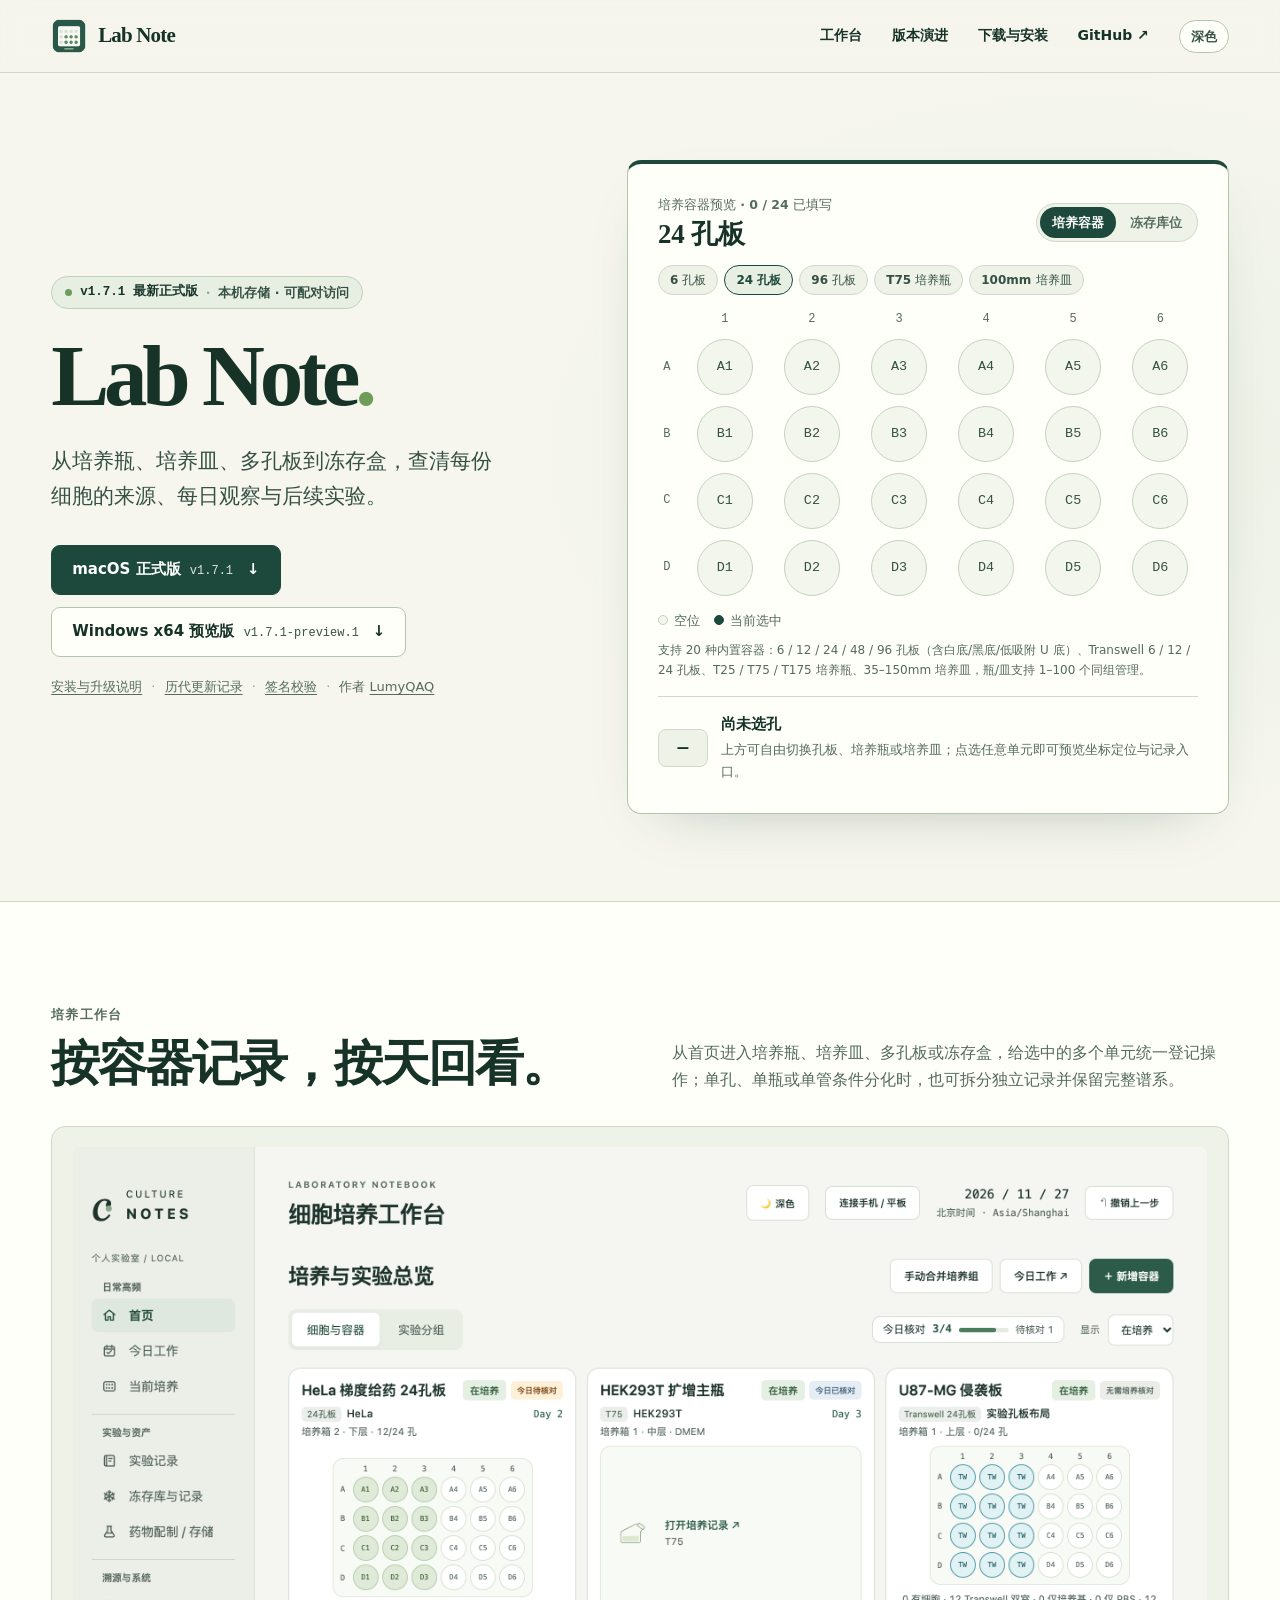
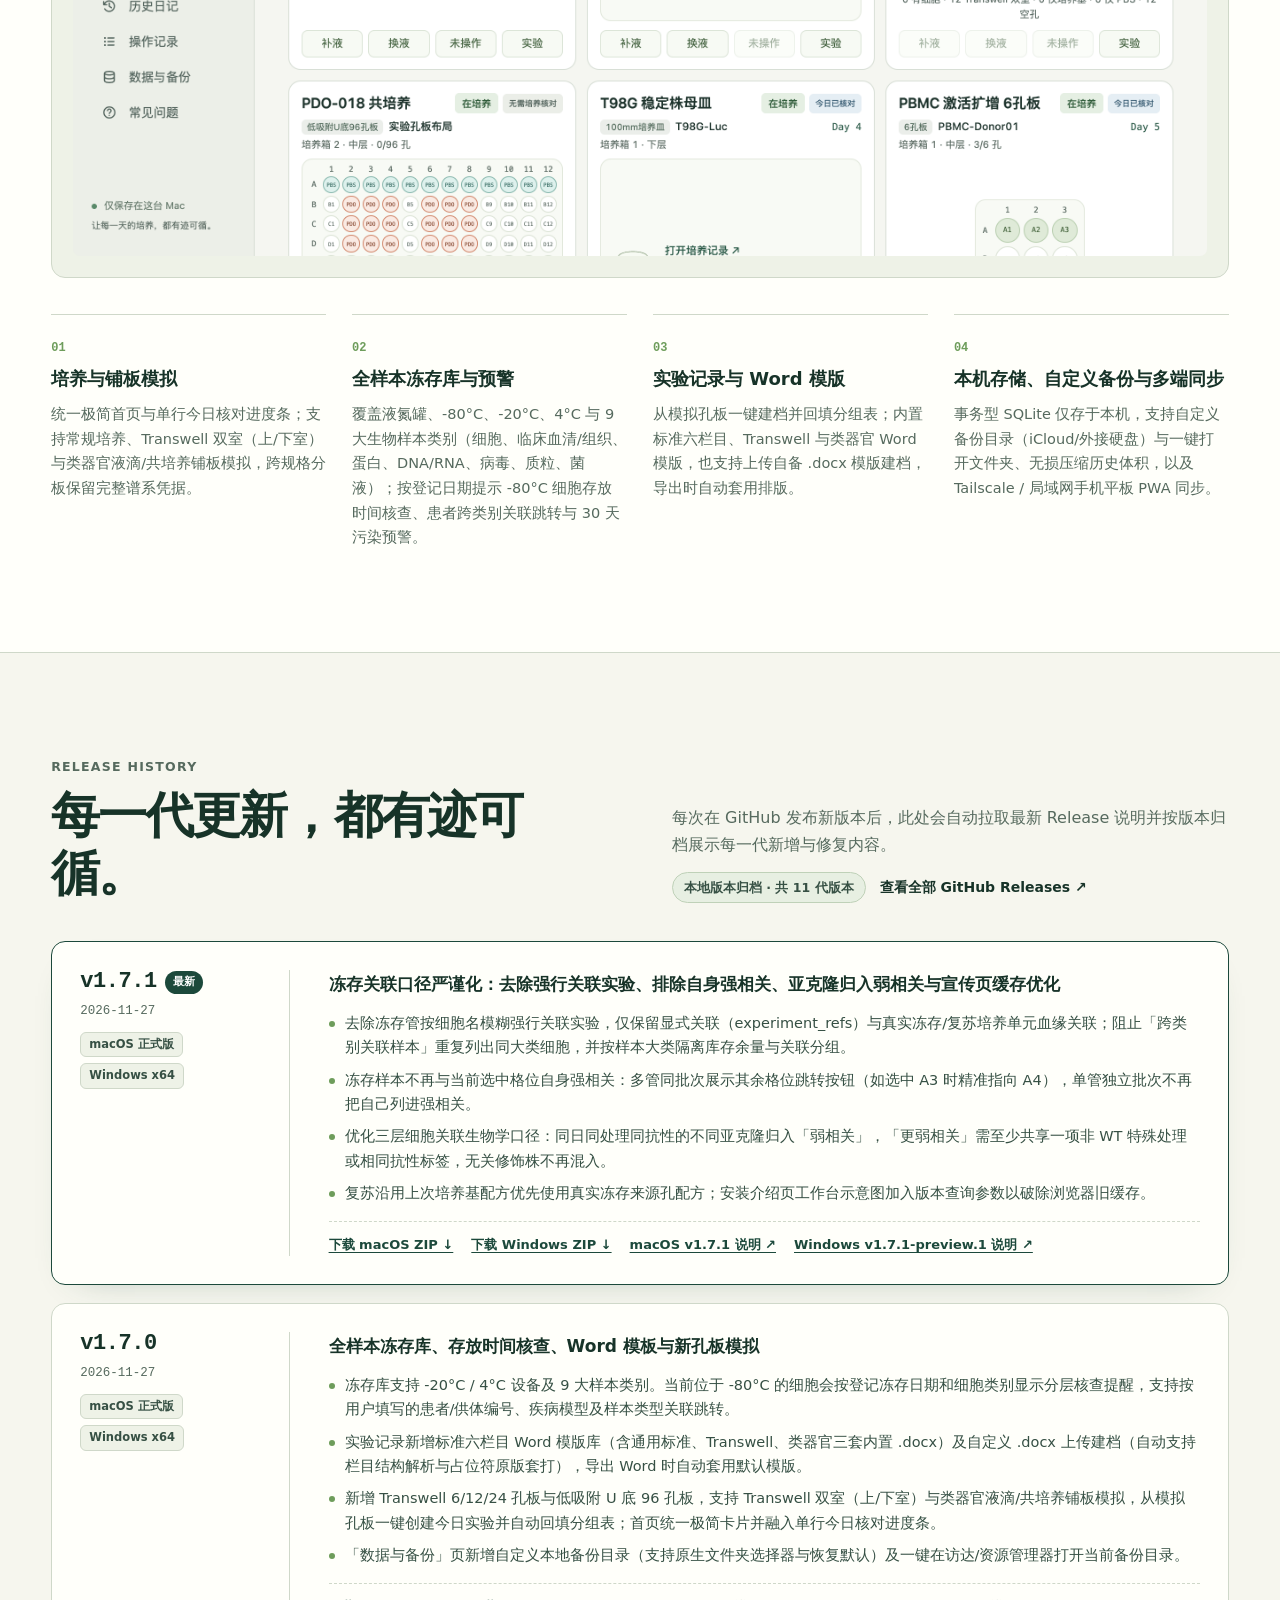
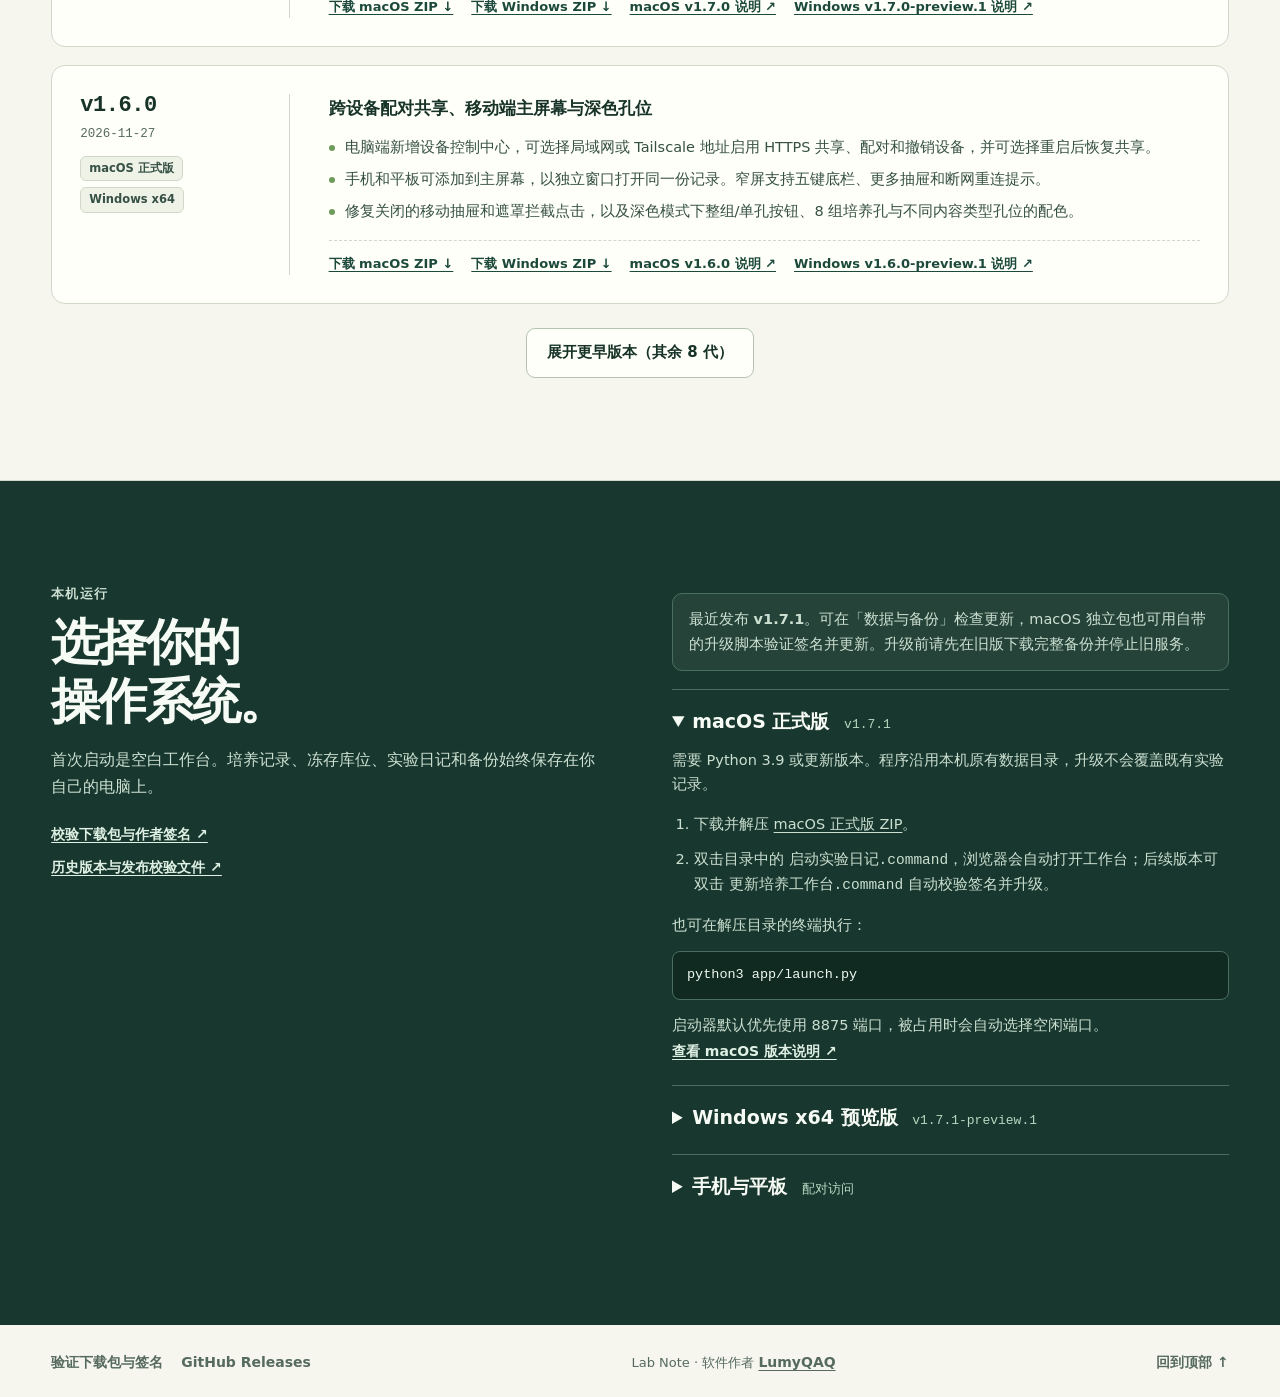
<file: docs/index.html>
<!doctype html>
<html lang="zh-CN" data-type="software">
<head>
  <meta charset="utf-8">
  <meta name="viewport" content="width=device-width,initial-scale=1">
  <meta name="page-type" content="software">
  <meta name="site-kind" content="software">
  <title>Lab Note · 实验笔记</title>
  <meta name="author" content="LumyQAQ">
  <meta name="description" content="一款本地运行的细胞培养、冻存库位与实验记录工作台。预览孔板与冻存盒，下载程序并在自己的设备上开始记录。">
  <meta property="og:title" content="Lab Note · 实验笔记">
  <meta property="og:description" content="按孔位整理培养日记、冻存库位、操作历史与实验记录，完全本地运行。">
  <meta property="og:type" content="website">
  <meta name="theme-color" content="#f6f6ee">
  <link rel="icon" href="assets/notebook.png">
  <script>
    (function () {
      try {
        var saved = localStorage.getItem('lab-note-site-theme');
        if (saved === 'dark' || saved === 'light') document.documentElement.dataset.theme = saved;
      } catch (_) {}
    })();
  </script>
  <link rel="stylesheet" href="share.css?v=1.7.1-2">
  <script defer src="share.js?v=1.7.1-2"></script>
</head>
<body>
  <a class="skip" href="#main">跳到正文</a>
  <header class="top">
    <div class="wrap nav">
      <a class="brand" href="#main">
        <img width="36" height="36" src="assets/notebook.png" alt="">
        <span>Lab Note</span>
      </a>
      <nav aria-label="页面导航">
        <a href="#workbench">工作台</a>
        <a href="#changelog">版本演进</a>
        <a href="#install">下载与安装</a>
        <a class="repo" href="https://github.com/LumyQAQ/Lab-Note" target="_blank" rel="noopener">GitHub ↗</a>
        <button type="button" class="theme-btn" id="site-theme-toggle" aria-pressed="false" title="切换深浅色模式">深色</button>
      </nav>
    </div>
  </header>

  <main id="main">
    <section class="intro">
      <div class="wrap hero">
        <div class="intro-copy" data-enter>
          <div class="release-pill" id="hero-release-pill">
            <span class="pill-dot" aria-hidden="true"></span>
            <span id="hero-version-text">v1.7.1 正式版</span>
            <span class="pill-sep" aria-hidden="true">·</span>
            <span>本机存储 · 可配对访问</span>
          </div>
          <h1 lang="en">Lab Note<span aria-hidden="true">.</span></h1>
          <p class="lead">从培养瓶、培养皿、多孔板到冻存盒，查清每份细胞的来源、每日观察与后续实验。</p>
          <div class="hero-actions">
            <a class="button" id="hero-mac-dl" href="downloads/lab-note-v1.7.1.zip" download>
              <span>macOS 正式版 <small id="hero-mac-ver">v1.7.1</small></span>
              <span class="arrow" aria-hidden="true">↓</span>
            </a>
            <a class="button secondary-download" id="hero-win-dl" href="https://github.com/LumyQAQ/Lab-Note/releases/download/v1.7.1-preview.1/Lab-Note-1.7.1-preview.1-Windows-x64.zip">
              <span>Windows x64 预览版 <small id="hero-win-ver">v1.7.1-preview.1</small></span>
              <span class="arrow" aria-hidden="true">↓</span>
            </a>
          </div>
          <p class="platforms">
            <a href="#install">安装与升级说明</a>
            <b>·</b>
            <a href="#changelog">历代更新记录</a>
            <b>·</b>
            <a href="verification.html">签名校验</a>
            <b>·</b>
            作者 <a rel="author noopener" href="https://github.com/LumyQAQ" target="_blank">LumyQAQ</a>
          </p>
        </div>

        <div class="demo" id="plate-demo" aria-label="交互式多规格模板预览" data-enter>
          <div class="demo-head">
            <div>
              <p class="micro" id="demo-micro">培养容器预览 · 0 / 24 已填写</p>
              <h2 id="demo-title">24 孔板</h2>
            </div>
            <div class="demo-switch" role="tablist" aria-label="切换预览大类">
              <button type="button" role="tab" data-demo-mode="culture" aria-selected="true">培养容器</button>
              <button type="button" role="tab" data-demo-mode="cryo" aria-selected="false">冻存库位</button>
            </div>
          </div>

          <div class="demo-presets" id="demo-presets" role="group" aria-label="切换常见规格预览"></div>

          <div class="demo-stage" id="demo-stage" role="group" aria-label="交互式预览区域"></div>

          <noscript><p>启用 JavaScript 可切换预览 6/24/96 孔板、培养瓶、培养皿及 5×5/9×9/10×10 冻存盒。下方提供工作台截图、版本演进与程序下载。</p></noscript>

          <div class="legend" id="demo-legend">
            <span><i></i>空位</span>
            <span><i class="picked"></i>当前选中</span>
          </div>
          <p class="demo-compat" id="demo-compat">支持 20 种内置容器：6 / 12 / 24 / 48 / 96 孔板（含白底/黑底/低吸附 U 底）、Transwell 6 / 12 / 24 孔板、T25 / T75 / T175 培养瓶、35–150mm 培养皿，瓶/皿支持 1–100 个同组管理。</p>

          <div class="record" aria-live="polite">
            <div class="coordinate" id="coord">—</div>
            <div>
              <strong id="sample">尚未选位</strong>
              <p id="summary">上方可自由切换常见规格；点选任意单元即可预览坐标定位与记录入口。</p>
            </div>
          </div>
        </div>
      </div>
    </section>

    <section class="work" id="workbench">
      <div class="wrap">
        <div class="work-head">
          <div>
            <p class="kicker">培养工作台</p>
            <h2>按容器记录，按天回看。</h2>
          </div>
          <p>从首页进入培养瓶、培养皿、多孔板或冻存盒，给选中的多个单元统一登记操作；单孔、单瓶或单管条件分化时，也可拆分独立记录并保留完整谱系。</p>
        </div>
        <figure class="workbench-frame">
          <img id="workbench-img" data-light-src="assets/workbench.png?v=1.7.1" data-dark-src="assets/workbench-dark.png?v=1.7.1" src="assets/workbench.png?v=1.7.1" alt="Lab Note 合成演示数据工作台：极简卡片布局、单行今日核对进度条、Transwell 24孔板、类器官共培养板与常规培养容器" width="2560" height="1600" loading="lazy">
        </figure>
        <div class="features">
          <article>
            <span class="feat-num" aria-hidden="true">01</span>
            <h3>培养与铺板模拟</h3>
            <p>统一极简首页与单行今日核对进度条；支持常规培养、Transwell 双室（上/下室）与类器官液滴/共培养铺板模拟，跨规格分板保留完整谱系凭据。</p>
          </article>
          <article>
            <span class="feat-num" aria-hidden="true">02</span>
            <h3>全样本冻存库与预警</h3>
            <p>覆盖液氮罐、-80°C、-20°C、4°C 与 9 大生物样本类别（细胞、临床血清/组织、蛋白、DNA/RNA、病毒、质粒、菌液）；按登记日期提示 -80°C 细胞存放时间核查、患者跨类别关联跳转与 30 天污染预警。</p>
          </article>
          <article>
            <span class="feat-num" aria-hidden="true">03</span>
            <h3>实验记录与 Word 模版</h3>
            <p>从模拟孔板一键建档并回填分组表；内置标准六栏目、Transwell 与类器官 Word 模版，也支持上传自备 .docx 模版建档，导出时自动套用排版。</p>
          </article>
          <article>
            <span class="feat-num" aria-hidden="true">04</span>
            <h3>本机存储、自定义备份与多端同步</h3>
            <p>事务型 SQLite 仅存于本机，支持自定义备份目录（iCloud/外接硬盘）与一键打开文件夹、无损压缩历史体积，以及 Tailscale / 局域网手机平板 PWA 同步。</p>
          </article>
        </div>
      </div>
    </section>

    <section class="changelog" id="changelog">
      <div class="wrap">
        <div class="changelog-head">
          <div>
            <p class="kicker">RELEASE HISTORY</p>
            <h2>每一代更新，都有迹可循。</h2>
          </div>
          <div class="changelog-meta">
            <p>每次在 GitHub 发布新版本后，此处会自动拉取最新 Release 说明并按版本归档展示每一代新增与修复内容。</p>
            <div class="sync-row">
              <span class="sync-badge" id="changelog-sync-status">正在核对 GitHub 最新版本…</span>
              <a class="inline" href="https://github.com/LumyQAQ/Lab-Note/releases" target="_blank" rel="noopener">查看全部 GitHub Releases ↗</a>
            </div>
          </div>
        </div>

        <ol class="timeline" id="release-timeline" aria-live="polite"></ol>

        <div class="timeline-more-wrap" id="timeline-more-wrap" hidden>
          <button type="button" class="button secondary-download" id="timeline-more-btn">展开更早版本</button>
        </div>
      </div>
    </section>

    <section class="install" id="install">
      <div class="wrap install-inner">
        <div class="install-intro">
          <p class="kicker">本机运行</p>
          <h2>选择你的<br>操作系统。</h2>
          <p class="install-lead">首次启动是空白工作台。培养记录、冻存库位、实验日记和备份始终保存在你自己的电脑上。</p>
          <div class="install-links">
            <a class="install-link" href="verification.html">校验下载包与作者签名 ↗</a>
            <a class="install-link" href="https://github.com/LumyQAQ/Lab-Note/releases" target="_blank" rel="noopener">历史版本与发布校验文件 ↗</a>
          </div>
        </div>

        <div class="platform-guides">
          <p class="upgrade-tip" id="install-latest-summary">
            最近发布 <strong id="install-latest-version">v1.7.1</strong>。可在「数据与备份」检查更新，macOS 独立包也可用自带的升级脚本验证签名并更新。升级前请先在旧版下载完整备份并停止旧服务。
          </p>

          <details open>
            <summary>macOS 正式版 <span id="guide-mac-ver">v1.7.1</span></summary>
            <p>需要 Python 3.9 或更新版本。程序沿用本机原有数据目录，升级不会覆盖既有实验记录。</p>
            <ol>
              <li>下载并解压 <a id="guide-mac-dl" href="downloads/lab-note-v1.7.1.zip" download>macOS 正式版 ZIP</a>。</li>
              <li>双击目录中的 <code>启动实验日记.command</code>，浏览器会自动打开工作台；后续版本可双击 <code>更新培养工作台.command</code> 自动校验签名并升级。</li>
            </ol>
            <p>也可在解压目录的终端执行：</p>
            <pre><code>python3 app/launch.py</code></pre>
            <p>启动器默认优先使用 8875 端口，被占用时会自动选择空闲端口。</p>
            <a class="install-link" id="guide-mac-rel" href="https://github.com/LumyQAQ/Lab-Note/releases/tag/v1.7.1" target="_blank" rel="noopener">查看 macOS 版本说明 ↗</a>
          </details>

          <details>
            <summary>Windows x64 预览版 <span id="guide-win-ver">v1.7.1-preview.1</span></summary>
            <p>适用于 Windows 10 / 11 的 Intel、AMD 64 位电脑，压缩包内已自带 Python 运行环境。</p>
            <ol>
              <li>下载 <a id="guide-win-dl" href="https://github.com/LumyQAQ/Lab-Note/releases/download/v1.7.1-preview.1/Lab-Note-1.7.1-preview.1-Windows-x64.zip">Windows 预览版 ZIP</a>，右键选择「全部解压」。</li>
              <li>进入解压后的 <code>Lab-Note</code> 文件夹，双击 <code>Start-Lab-Note.cmd</code>，默认浏览器会自动打开工作台。</li>
            </ol>
            <p>默认优先使用 8875 端口，占用时自动选择空闲端口。在解压目录的 PowerShell 中可执行：</p>
            <pre><code>.\Start-Lab-Note.cmd -h
.\Start-Lab-Note.cmd --status
.\Start-Lab-Note.cmd --port 8890</code></pre>
            <p>切换端口前请先执行 <code>.\Stop-Lab-Note.cmd</code>。数据与日志默认保存在 <code>%LOCALAPPDATA%\Lab Note</code>；双击 <code>Check-Lab-Note.cmd</code> 可用临时库自检。</p>
            <a class="install-link" id="guide-win-rel" href="https://github.com/LumyQAQ/Lab-Note/releases/tag/v1.7.1-preview.1" target="_blank" rel="noopener">查看 Windows 版本说明 ↗</a>
          </details>
          <details>
            <summary>手机与平板 <span>配对访问</span></summary>
            <p>先在电脑工作台的「设备」页面选择局域网或 Tailscale 地址并开启共享。按提示在自己的移动设备上信任该工作台的公开 CA 证书，再打开 HTTPS 地址并输入配对码。可添加到主屏幕使用；电脑需保持运行。</p>
          </details>
        </div>
      </div>
    </section>
  </main>

  <footer>
    <div class="wrap footer">
      <div class="footer-links">
        <a href="verification.html">验证下载包与签名</a>
        <a href="https://github.com/LumyQAQ/Lab-Note/releases" target="_blank" rel="noopener">GitHub Releases</a>
      </div>
      <span>Lab Note · 软件作者 <a rel="author noopener" href="https://github.com/LumyQAQ" target="_blank">LumyQAQ</a></span>
      <a href="#main">回到顶部 ↑</a>
    </div>
  </footer>
</body>
</html>
</file>
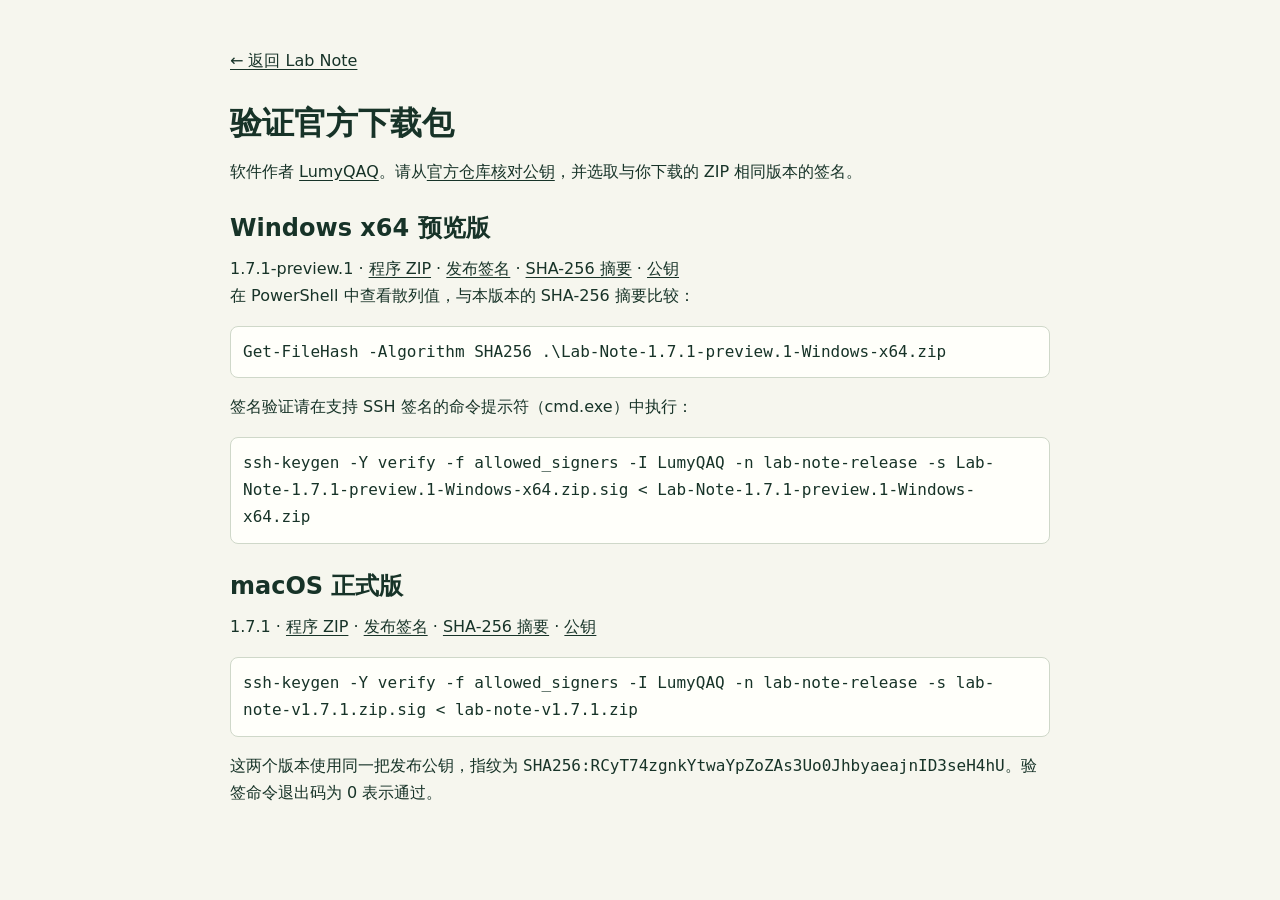
<file: docs/verification.html>
<!doctype html><html lang="zh-CN"><head><meta charset="utf-8"><meta name="viewport" content="width=device-width,initial-scale=1"><meta name="author" content="LumyQAQ"><title>下载与签名校验 · Lab Note</title><link rel="stylesheet" href="share.css"></head>
<body><main class="wrap verify-page"><a href="index.html">← 返回 Lab Note</a><h1>验证官方下载包</h1><p>软件作者 <a rel="author" href="https://github.com/LumyQAQ">LumyQAQ</a>。请从<a href="https://github.com/LumyQAQ/Lab-Note/blob/v1.7.1/docs/downloads/allowed_signers">官方仓库核对公钥</a>，并选取与你下载的 ZIP 相同版本的签名。</p>
<h2>Windows x64 预览版</h2><p>1.7.1-preview.1 · <a href="https://github.com/LumyQAQ/Lab-Note/releases/download/v1.7.1-preview.1/Lab-Note-1.7.1-preview.1-Windows-x64.zip">程序 ZIP</a> · <a href="https://github.com/LumyQAQ/Lab-Note/releases/download/v1.7.1-preview.1/Lab-Note-1.7.1-preview.1-Windows-x64.zip.sig">发布签名</a> · <a href="https://github.com/LumyQAQ/Lab-Note/releases/download/v1.7.1-preview.1/SHA256SUMS.txt">SHA-256 摘要</a> · <a href="downloads/allowed_signers" download>公钥</a></p>
<p>在 PowerShell 中查看散列值，与本版本的 SHA-256 摘要比较：</p><pre><code>Get-FileHash -Algorithm SHA256 .\Lab-Note-1.7.1-preview.1-Windows-x64.zip</code></pre>
<p>签名验证请在支持 SSH 签名的命令提示符（cmd.exe）中执行：</p><pre><code>ssh-keygen -Y verify -f allowed_signers -I LumyQAQ -n lab-note-release -s Lab-Note-1.7.1-preview.1-Windows-x64.zip.sig &lt; Lab-Note-1.7.1-preview.1-Windows-x64.zip</code></pre>
<h2>macOS 正式版</h2><p>1.7.1 · <a download href="downloads/lab-note-v1.7.1.zip">程序 ZIP</a> · <a download href="downloads/lab-note-v1.7.1.zip.sig">发布签名</a> · <a download href="downloads/SHA256SUMS.txt">SHA-256 摘要</a> · <a download href="downloads/allowed_signers">公钥</a></p>
<pre><code>ssh-keygen -Y verify -f allowed_signers -I LumyQAQ -n lab-note-release -s lab-note-v1.7.1.zip.sig &lt; lab-note-v1.7.1.zip</code></pre>
<p>这两个版本使用同一把发布公钥，指纹为 <code>SHA256:RCyT74zgnkYtwaYpZoZAs3Uo0JhbyaeajnID3seH4hU</code>。验签命令退出码为 0 表示通过。</p></main></body></html>
</file>
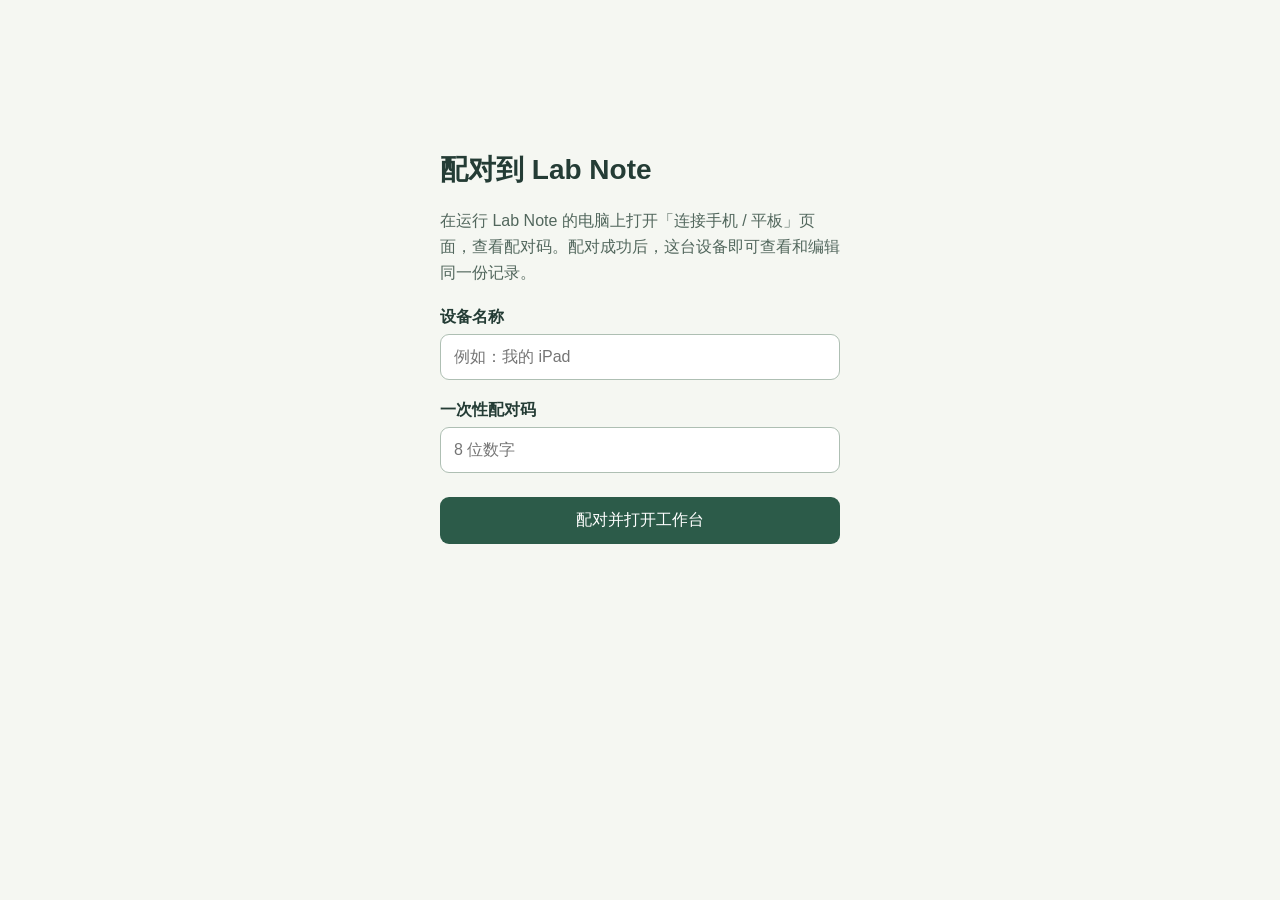
<file: app/static/pair.html>
<!doctype html><html lang="zh-CN"><head><meta charset="utf-8"><meta name="viewport" content="width=device-width,initial-scale=1"><title>设备配对 · Lab Note</title><style>
*{box-sizing:border-box}body{margin:0;background:#f5f7f2;color:#243c35;font:16px -apple-system,BlinkMacSystemFont,"PingFang SC",sans-serif}main{max-width:28rem;margin:12vh auto;padding:24px}h1{font-size:28px}p{line-height:1.65;color:#52675d}label{display:block;margin:20px 0 6px;font-weight:600}input,button{width:100%;padding:13px;border:1px solid #aebfb3;border-radius:9px;font:inherit}button{background:#2c5b49;color:white;margin-top:24px;border:0}strong{color:#914526}
</style></head><body><main><h1>配对到 Lab Note</h1><p>在运行 Lab Note 的电脑上打开「连接手机 / 平板」页面，查看配对码。配对成功后，这台设备即可查看和编辑同一份记录。</p><!--error--><form method="post" action="/pair"><label for="name">设备名称</label><input id="name" name="name" placeholder="例如：我的 iPad" maxlength="80" required><label for="code">一次性配对码</label><input id="code" name="code" inputmode="numeric" autocomplete="one-time-code" pattern="[0-9]{8}" maxlength="8" placeholder="8 位数字" required><button type="submit">配对并打开工作台</button></form></main></body></html>
</file>
<file: docs/share.css>
:root {
  color-scheme: light;
  --paper: #f6f6ee;
  --surface: #fffffa;
  --surface-alt: #eef2e7;
  --ink: #173328;
  --ink-soft: #365044;
  --muted: #566a5e;
  --line: #cfd8c9;
  --line-strong: #b4c4b0;
  --forest: #1c493b;
  --forest-hover: #14382d;
  --accent: #6e9d5b;
  --pill-bg: #e7efe2;
  --pill-border: #bfd1b8;
  --well-bg: #f3f6ec;
  --well-border: #c5d1bf;
  --install-bg: #18372e;
  --install-ink: #f7fbf5;
  --install-muted: #cce0d2;
  --install-line: #496e60;
  --install-code: #102921;
  --shadow: 0 22px 58px -36px rgba(24, 55, 46, 0.34);
  --serif: "Songti SC", "Noto Serif CJK SC", "STSong", Georgia, serif;
  --sans: "PingFang SC", "Hiragino Sans GB", "Microsoft YaHei", system-ui, -apple-system, sans-serif;
  --mono: ui-monospace, SFMono-Regular, Menlo, Monaco, Consolas, monospace;
}

:root[data-theme="dark"] {
  color-scheme: dark;
  --paper: #111815;
  --surface: #18221e;
  --surface-alt: #141d19;
  --ink: #e5efe9;
  --ink-soft: #c1d4c9;
  --muted: #8ea398;
  --line: #293831;
  --line-strong: #395045;
  --forest: #327a5b;
  --forest-hover: #3e916d;
  --accent: #7cc99a;
  --pill-bg: #1b2c24;
  --pill-border: #335544;
  --well-bg: #141e1a;
  --well-border: #2e4037;
  --install-bg: #0d1713;
  --install-ink: #e9f3ed;
  --install-muted: #a6beb1;
  --install-line: #294036;
  --install-code: #14221d;
  --shadow: 0 24px 64px -32px rgba(0, 0, 0, 0.72);
}

* { box-sizing: border-box; }
html { scroll-behavior: smooth; scroll-padding-top: 84px; }
body {
  margin: 0;
  background: var(--paper);
  color: var(--ink);
  font: 16px/1.68 var(--sans);
  -webkit-font-smoothing: antialiased;
}
a { color: inherit; text-decoration: none; }
button { font: inherit; color: inherit; cursor: pointer; }
a:focus-visible, button:focus-visible { outline: 3px solid #b57b3c; outline-offset: 3px; }
[hidden] { display: none !important; }
h1, h2, h3, p, figure { margin: 0; }

.wrap {
  width: min(1216px, calc(100% - clamp(32px, 8vw, 128px)));
  margin: auto;
}

.skip {
  position: absolute;
  left: 16px;
  top: -60px;
  z-index: 20;
  padding: 8px 14px;
  border-radius: 6px;
  background: var(--surface);
  border: 1px solid var(--line);
}
.skip:focus { top: 12px; }

/* Header */
.top {
  position: sticky;
  top: 0;
  z-index: 15;
  border-bottom: 1px solid var(--line);
  background: color-mix(in srgb, var(--paper) 90%, transparent);
  backdrop-filter: blur(12px);
  -webkit-backdrop-filter: blur(12px);
}
.nav, .brand, nav, .hero-actions, .legend, .demo-head, .record, .footer, .footer-links, .sync-row {
  display: flex;
  align-items: center;
}
.nav { height: 72px; justify-content: space-between; gap: 16px; }
.brand {
  gap: 11px;
  font: 600 21px/1.1 Georgia, serif;
  letter-spacing: -0.04em;
  flex-shrink: 0;
}
.brand img { border-radius: 9px; display: block; }
.nav nav { gap: clamp(12px, 2.6vw, 30px); }
nav a, .inline, .footer a {
  font-weight: 600;
  font-size: 14px;
  text-decoration: underline;
  text-decoration-color: transparent;
  text-underline-offset: 0.35em;
  transition: text-decoration-color 0.17s, color 0.17s;
}
nav a:hover, .inline:hover, .footer a:hover { text-decoration-color: currentColor; }
.theme-btn {
  padding: 5px 11px;
  border-radius: 999px;
  border: 1px solid var(--line-strong);
  background: var(--surface);
  color: var(--ink-soft);
  font-size: 12.5px;
  font-weight: 600;
  transition: background 0.16s, border-color 0.16s, transform 0.14s;
}
.theme-btn:hover { background: var(--surface-alt); transform: translateY(-1px); }

/* Hero */
.intro {
  border-bottom: 1px solid var(--line);
  background:
    radial-gradient(ellipse 68% 72% at 84% 46%, color-mix(in srgb, var(--pill-bg) 82%, transparent), transparent 65%),
    var(--paper);
}
.hero {
  min-height: calc(100svh - 72px);
  display: grid;
  grid-template-columns: 0.92fr 1.08fr;
  gap: clamp(28px, 5vw, 84px);
  align-items: center;
  padding-block: clamp(36px, 6.5vh, 88px);
}
.release-pill {
  display: inline-flex;
  align-items: center;
  flex-wrap: wrap;
  gap: 8px;
  padding: 5px 13px;
  border-radius: 999px;
  background: var(--pill-bg);
  border: 1px solid var(--pill-border);
  color: var(--ink-soft);
  font-size: 12.5px;
  font-weight: 600;
}
.pill-dot {
  width: 7px;
  height: 7px;
  border-radius: 50%;
  background: var(--accent);
}
.pill-sep { opacity: 0.45; }
#hero-version-text { font-family: var(--mono); color: var(--ink); }

.kicker {
  font-size: 12.5px;
  font-weight: 700;
  letter-spacing: 0.1em;
  color: var(--muted);
  text-transform: uppercase;
}
.intro h1 {
  font: 650 clamp(54px, 6.8vw, 98px)/1.12 var(--serif);
  letter-spacing: -0.06em;
  margin: 18px 0 20px;
}
.intro h1 span { color: var(--accent); }
.lead {
  max-width: 21em;
  font-size: clamp(18px, 1.65vw, 24px);
  line-height: 1.62;
  color: var(--ink-soft);
}
.hero-actions {
  gap: 12px;
  flex-wrap: wrap;
  margin-top: 32px;
}
.button {
  display: inline-flex;
  align-items: center;
  justify-content: center;
  gap: 14px;
  min-height: 50px;
  background: var(--forest);
  color: #fff;
  border: 1px solid var(--forest);
  border-radius: 9px;
  padding: 11px 20px;
  font-weight: 650;
  font-size: 15px;
  transition: background 0.18s, border-color 0.18s, transform 0.16s, box-shadow 0.18s;
}
.button small {
  font: 500 12px/1 var(--mono);
  opacity: 0.85;
  margin-left: 4px;
}
.button:hover {
  background: var(--forest-hover);
  border-color: var(--forest-hover);
  transform: translateY(-2px);
  box-shadow: 0 10px 22px -14px rgba(20, 56, 45, 0.55);
}
.button:active { transform: translateY(1px); }
.secondary-download {
  color: var(--ink);
  background: var(--surface);
  border: 1px solid var(--line-strong);
}
.secondary-download:hover {
  background: var(--surface-alt);
  border-color: var(--forest);
  color: var(--ink);
  box-shadow: 0 10px 22px -16px rgba(20, 56, 45, 0.25);
}
.platforms {
  margin-top: 18px;
  color: var(--muted);
  font-size: 13px;
  line-height: 1.8;
}
.platforms b { padding-inline: 5px; font-weight: 400; opacity: 0.6; }
.platforms a, .footer [rel~="author"] {
  text-decoration: underline;
  text-underline-offset: 3px;
}

/* Interactive Demo Card */
.demo {
  min-width: 0;
  padding: clamp(18px, 2.3vw, 30px);
  background: var(--surface);
  border: 1px solid var(--line-strong);
  border-top: 4px solid var(--forest);
  border-radius: 14px;
  box-shadow: var(--shadow);
}
.demo-head { justify-content: space-between; gap: 10px; flex-wrap: wrap; }
.micro { font-size: 12.5px; color: var(--muted); font-weight: 550; }
.demo h2 { font: 600 clamp(22px, 2.1vw, 30px)/1.28 var(--serif); margin-top: 2px; }

.demo-switch {
  display: inline-flex;
  padding: 3px;
  border-radius: 999px;
  border: 1px solid var(--line);
  background: var(--surface-alt);
  gap: 2px;
}
.demo-switch button {
  border: 0;
  background: transparent;
  color: var(--muted);
  font-size: 12.5px;
  font-weight: 600;
  padding: 5px 12px;
  border-radius: 999px;
  transition: background 0.16s, color 0.16s;
}
.demo-switch button[aria-selected="true"] {
  background: var(--forest);
  color: #fff;
}

.demo-presets {
  display: flex;
  flex-wrap: wrap;
  gap: 6px;
  margin-top: 14px;
}
.demo-preset {
  border: 1px solid var(--line);
  background: var(--surface-alt);
  color: var(--ink-soft);
  border-radius: 999px;
  padding: 4px 11px;
  font-size: 12px;
  font-weight: 550;
  transition: background 0.15s, border-color 0.15s, color 0.15s;
}
.demo-preset:hover {
  border-color: var(--forest);
  color: var(--ink);
}
.demo-preset[aria-pressed="true"] {
  background: var(--pill-bg);
  border-color: var(--forest);
  color: var(--forest);
  font-weight: 650;
}
:root[data-theme="dark"] .demo-preset[aria-pressed="true"] {
  color: #9de0bd;
  border-color: #4f9473;
}

.demo-stage {
  margin: 16px 0 14px;
  min-height: 248px;
  display: flex;
  flex-direction: column;
  justify-content: center;
}

.plate {
  display: grid;
  grid-template-columns: 18px repeat(var(--cols, 6), minmax(0, 1fr));
  gap: clamp(5px, 0.85vw, 13px);
  align-items: center;
  justify-items: center;
}
.plate.spacious {
  max-width: 380px;
  width: 100%;
  margin-inline: auto;
  gap: 14px;
}
.plate.spacious .well { max-width: 82px; font-size: 16px; }
.plate.dense {
  grid-template-columns: 14px repeat(12, minmax(0, 1fr));
  gap: 4px;
}
.plate.dense .axis { font-size: 10px; }
.plate.dense .well {
  max-width: 30px;
  border-width: 1px;
  font-size: 8.5px;
}
.plate.dense .well:hover { transform: scale(1.1); }

.vessel-grid {
  display: grid;
  grid-template-columns: repeat(2, minmax(0, 1fr));
  gap: 12px;
  max-width: 440px;
  width: 100%;
  margin-inline: auto;
}
.vessel-unit {
  display: flex;
  align-items: center;
  gap: 12px;
  padding: 15px 16px;
  border-radius: 12px;
  border: 1.5px solid var(--well-border);
  background: var(--well-bg);
  color: var(--ink);
  text-align: left;
  transition: background 0.15s, border-color 0.15s, transform 0.15s;
}
.vessel-unit:hover { transform: translateY(-2px); border-color: var(--forest); }
.vessel-unit[aria-pressed="true"] {
  background: var(--forest);
  border-color: var(--forest);
  color: #fff;
  outline: 2px solid var(--forest);
  outline-offset: 2px;
}
.vessel-unit svg {
  width: 34px;
  height: 34px;
  flex: none;
  stroke: var(--forest);
  fill: none;
  stroke-width: 1.6;
  stroke-linecap: round;
  stroke-linejoin: round;
}
:root[data-theme="dark"] .vessel-unit svg { stroke: #7fc19c; }
.vessel-unit[aria-pressed="true"] svg { stroke: #fff; }
.vessel-unit strong { display: block; font: 600 14px/1.3 var(--mono); }
.vessel-unit span { display: block; font-size: 11.5px; color: var(--muted); margin-top: 2px; }
.vessel-unit[aria-pressed="true"] span { color: rgba(255, 255, 255, 0.84); }

.cryo-grid {
  display: grid;
  grid-template-columns: 18px repeat(var(--cols, 5), minmax(0, 1fr));
  gap: clamp(6px, 0.85vw, 11px);
  align-items: center;
}
.cryo-grid.no-axis {
  grid-template-columns: repeat(var(--cols, 9), minmax(0, 1fr));
}
.cryo-grid.medium {
  grid-template-columns: 16px repeat(9, minmax(0, 1fr));
  gap: 4px;
}
.cryo-grid.medium.no-axis {
  grid-template-columns: repeat(9, minmax(0, 1fr));
}
.cryo-grid.dense {
  grid-template-columns: 16px repeat(10, minmax(0, 1fr));
  gap: 3.5px;
}
.axis {
  font: 500 12px/1.4 var(--mono);
  color: var(--muted);
  text-align: center;
}
.well {
  border-radius: 50%;
  width: 100%;
  max-width: 56px;
  aspect-ratio: 1;
  border: 1.5px solid var(--well-border);
  background: var(--well-bg);
  color: var(--ink-soft);
  font: 500 clamp(12px, 1.05vw, 15px)/1 var(--mono);
  transition: background 0.15s, border-color 0.15s, transform 0.15s;
}
.well:hover { transform: translateY(-2px); border-color: var(--forest); }
.well[aria-pressed="true"] {
  background: var(--forest);
  border-color: var(--forest);
  color: #fff;
  outline: 2px solid var(--forest);
  outline-offset: 2px;
}

.cryo-slot {
  width: 100%;
  min-height: 52px;
  border-radius: 8px;
  border: 1.5px solid var(--well-border);
  background: var(--well-bg);
  color: var(--ink-soft);
  display: flex;
  flex-direction: column;
  align-items: center;
  justify-content: center;
  gap: 2px;
  padding: 5px 4px;
  transition: background 0.15s, border-color 0.15s, transform 0.15s;
}
.cryo-slot b { font: 600 12px/1.2 var(--mono); }
.cryo-slot span { font-size: 11px; color: var(--muted); }
.cryo-grid.medium .cryo-slot,
.cryo-grid.dense .cryo-slot {
  min-height: 0;
  aspect-ratio: 1;
  padding: 2px;
  border-radius: 6px;
  border-width: 1px;
}
.cryo-grid.medium .cryo-slot b { font-size: 10.5px; }
.cryo-grid.dense .cryo-slot b { font-size: 9px; }
.cryo-grid.medium .cryo-slot span,
.cryo-grid.dense .cryo-slot span { display: none; }
.cryo-slot:hover { transform: translateY(-2px); border-color: var(--forest); }
.cryo-slot[aria-pressed="true"] {
  background: var(--forest);
  border-color: var(--forest);
  color: #fff;
  outline: 2px solid var(--forest);
  outline-offset: 2px;
}
.cryo-slot[aria-pressed="true"] span { color: rgba(255, 255, 255, 0.82); }

.demo-compat {
  margin-top: 10px;
  font-size: 12px;
  line-height: 1.65;
  color: var(--muted);
}

@media (max-width: 520px) {
  .demo-stage { min-height: 210px; }
  .plate.dense .well { font-size: 0; }
  .cryo-grid.medium .cryo-slot b { font-size: 9px; }
  .cryo-grid.dense .cryo-slot b { font-size: 7.5px; }
  .vessel-grid { gap: 8px; }
  .vessel-unit { padding: 11px 12px; gap: 9px; }
}

.legend { gap: 14px; color: var(--muted); font-size: 12.5px; flex-wrap: wrap; }
.legend span { display: flex; gap: 6px; align-items: center; }
.legend i {
  border-radius: 50%;
  background: var(--well-bg);
  border: 1px solid var(--well-border);
  width: 10px;
  height: 10px;
}
.legend .picked { background: var(--forest); border-color: var(--forest); }
.record {
  gap: 13px;
  border-top: 1px solid var(--line);
  margin-top: 16px;
  padding-top: 15px;
}
.coordinate {
  background: var(--surface-alt);
  border: 1px solid var(--line);
  border-radius: 8px;
  padding: 9px 12px;
  min-width: 50px;
  text-align: center;
  font: 600 18px/1 var(--mono);
  color: var(--ink);
}
.record strong { font-size: 15px; display: block; }
.record p { color: var(--muted); font-size: 13px; margin-top: 2px; }

/* Workbench Section */
.work, .changelog, .install { padding-block: clamp(56px, 8vw, 112px); }
.work { background: var(--surface); border-bottom: 1px solid var(--line); }
.work-head, .changelog-head, .install-inner {
  display: grid;
  grid-template-columns: 1fr 1fr;
  align-items: end;
  gap: clamp(22px, 5vw, 84px);
}
.work h2, .changelog h2, .install h2 {
  font: 600 clamp(32px, 3.8vw, 56px)/1.2 var(--serif);
  letter-spacing: -0.04em;
  margin-top: 10px;
}
.work-head > p, .changelog-meta > p, .features p, .install-lead {
  color: var(--muted);
  max-width: 44em;
}
.workbench-frame {
  margin-top: 32px;
  padding: clamp(8px, 1.6vw, 22px);
  background: var(--surface-alt);
  border: 1px solid var(--line);
  border-radius: 14px;
  overflow: hidden;
}
.workbench-frame img {
  width: 100%;
  height: auto;
  display: block;
  background: var(--paper);
  border-radius: 7px;
  transition: transform 0.35s ease;
}
.workbench-frame:hover img { transform: scale(1.015); }

.features {
  display: grid;
  grid-template-columns: repeat(4, minmax(0, 1fr));
  gap: 26px;
  margin-top: 36px;
}
.features article {
  border-top: 1px solid var(--line);
  padding-top: 18px;
}
.feat-num {
  display: inline-block;
  font: 600 12px/1 var(--mono);
  color: var(--accent);
  margin-bottom: 10px;
}
.features h3 { font-size: 18px; font-weight: 650; }
.features p { margin-top: 8px; font-size: 14.5px; line-height: 1.7; }

/* Changelog Timeline Section */
.changelog { background: var(--paper); border-bottom: 1px solid var(--line); }
.sync-row {
  margin-top: 14px;
  gap: 14px;
  flex-wrap: wrap;
}
.sync-badge {
  display: inline-flex;
  align-items: center;
  gap: 6px;
  padding: 4px 11px;
  border-radius: 999px;
  background: var(--pill-bg);
  border: 1px solid var(--pill-border);
  font-size: 12.5px;
  font-weight: 600;
  color: var(--ink-soft);
}
.timeline {
  list-style: none;
  margin: 38px 0 0;
  padding: 0;
  display: flex;
  flex-direction: column;
  gap: 18px;
}
.release-card {
  display: grid;
  grid-template-columns: 210px minmax(0, 1fr);
  gap: clamp(18px, 3vw, 42px);
  padding: clamp(20px, 2.4vw, 28px);
  background: var(--surface);
  border: 1px solid var(--line);
  border-radius: 14px;
  transition: border-color 0.18s, transform 0.18s;
}
.release-card:hover { border-color: var(--line-strong); transform: translateY(-2px); }
.release-card.is-latest {
  border-color: var(--forest);
  box-shadow: 0 14px 36px -28px rgba(28, 73, 59, 0.45);
}
.release-rail {
  display: flex;
  flex-direction: column;
  gap: 8px;
  border-right: 1px solid var(--line);
  padding-right: 20px;
}
.release-ver-row {
  display: flex;
  align-items: center;
  flex-wrap: wrap;
  gap: 8px;
}
.release-ver {
  font: 700 22px/1.1 var(--mono);
  color: var(--ink);
  letter-spacing: -0.02em;
}
.release-tag {
  display: inline-block;
  padding: 2px 8px;
  border-radius: 999px;
  font-size: 11px;
  font-weight: 700;
  background: var(--forest);
  color: #fff;
}
.release-date {
  font: 500 12.5px/1.4 var(--mono);
  color: var(--muted);
}
.release-platforms {
  display: flex;
  flex-wrap: wrap;
  gap: 6px;
  margin-top: 4px;
}
.plat-pill {
  display: inline-flex;
  align-items: center;
  padding: 2px 8px;
  border-radius: 6px;
  background: var(--surface-alt);
  border: 1px solid var(--line);
  font-size: 11.5px;
  font-weight: 600;
  color: var(--ink-soft);
}
.release-body h3 {
  font-size: 17px;
  font-weight: 650;
  color: var(--ink);
}
.release-items {
  margin: 12px 0 0;
  padding: 0;
  list-style: none;
  display: flex;
  flex-direction: column;
  gap: 8px;
}
.release-items li {
  position: relative;
  padding-left: 16px;
  font-size: 14.5px;
  line-height: 1.68;
  color: var(--ink-soft);
}
.release-items li::before {
  content: "";
  position: absolute;
  left: 0;
  top: 10px;
  width: 6px;
  height: 6px;
  border-radius: 50%;
  background: var(--accent);
}
.release-links {
  display: flex;
  flex-wrap: wrap;
  gap: 10px 18px;
  margin-top: 16px;
  padding-top: 12px;
  border-top: 1px dashed var(--line);
  font-size: 13px;
}
.release-links a {
  font-weight: 600;
  color: var(--forest);
  text-decoration: underline;
  text-underline-offset: 3px;
}
:root[data-theme="dark"] .release-links a { color: var(--accent); }
.timeline-more-wrap {
  margin-top: 24px;
  text-align: center;
}

/* Install Section */
.install { background: var(--install-bg); color: var(--install-ink); }
.install .kicker, .install-lead { color: var(--install-muted); }
.install-inner { align-items: start; }
.install-lead { margin: 16px 0 22px; }
.install-links { display: flex; flex-direction: column; gap: 10px; align-items: flex-start; }
.install-link {
  display: inline-block;
  font-size: 14px;
  font-weight: 600;
  text-decoration: underline;
  text-underline-offset: 3px;
  color: #dff0e4;
}
.platform-guides { min-width: 0; }
.upgrade-tip {
  margin: 0 0 18px;
  padding: 13px 16px;
  border-radius: 10px;
  background: rgba(255, 255, 255, 0.06);
  border: 1px solid var(--install-line);
  color: #e4f1e6;
  font-size: 14.5px;
  line-height: 1.7;
}
.platform-guides details {
  border-top: 1px solid var(--install-line);
  padding: 16px 0 20px;
}
.platform-guides summary {
  font-weight: 650;
  cursor: pointer;
  font-size: 19px;
}
.platform-guides summary span {
  font: 500 13px var(--mono);
  margin-left: 8px;
  color: #b7d7c2;
}
.platform-guides p, .platform-guides li {
  color: var(--install-muted);
  font-size: 14.5px;
  margin-top: 10px;
}
.platform-guides ol { padding-left: 22px; }
.platform-guides pre {
  white-space: pre-wrap;
  overflow-wrap: anywhere;
  background: var(--install-code);
  border: 1px solid var(--install-line);
  padding: 12px 14px;
  border-radius: 8px;
  font-family: var(--mono);
  font-size: 13.5px;
  color: #eef9ef;
}
.platform-guides code {
  font-family: var(--mono);
  overflow-wrap: anywhere;
}
.platform-guides a { text-decoration: underline; text-underline-offset: 3px; }

/* Footer & Verify Page */
.footer {
  justify-content: space-between;
  gap: 14px;
  padding: 26px 0;
  font-size: 13px;
  color: var(--muted);
}
.footer-links { gap: 18px; flex-wrap: wrap; }

.verify-page { max-width: 820px; padding-block: 48px; }
.verify-page h1, .verify-page h2 { margin: 22px 0 8px; }
.verify-page pre, .verify-page code { white-space: pre-wrap; overflow-wrap: anywhere; font-family: var(--mono); }
.verify-page pre { border: 1px solid var(--line); background: var(--surface); padding: 12px; border-radius: 8px; }
.verify-page a { text-decoration: underline; text-underline-offset: 3px; }

/* Entrance Animation */
@keyframes enter {
  from { opacity: 0; transform: translateY(12px); }
  to { opacity: 1; transform: translateY(0); }
}
[data-enter] { animation: enter 0.45s ease-out both; }
.demo[data-enter] { animation-delay: 0.08s; }

/* Responsive */
@media (max-width: 1024px) {
  .features { grid-template-columns: repeat(2, minmax(0, 1fr)); }
  .release-card { grid-template-columns: 175px minmax(0, 1fr); }
}
@media (max-width: 860px) {
  .hero { grid-template-columns: 1fr; min-height: auto; padding-block: 36px 46px; }
  .work-head, .changelog-head, .install-inner { grid-template-columns: 1fr; gap: 18px; }
  .release-card { grid-template-columns: 1fr; gap: 14px; }
  .release-rail {
    border-right: 0;
    border-bottom: 1px solid var(--line);
    padding-right: 0;
    padding-bottom: 12px;
  }
}
@media (max-width: 640px) {
  .nav { height: 62px; }
  .brand { font-size: 18px; }
  .brand img { width: 30px; height: 30px; }
  .nav nav { gap: 12px; }
  nav a { font-size: 13px; }
  .intro h1 { margin: 14px 0 12px; }
  .lead { font-size: 17px; }
  .features { grid-template-columns: 1fr; gap: 18px; }
  .plate { gap: 5px; grid-template-columns: 14px repeat(6, minmax(0, 1fr)); }
  .cryo-grid { gap: 5px; grid-template-columns: 14px repeat(5, minmax(0, 1fr)); }
  .well { max-width: 44px; }
  .cryo-slot { min-height: 44px; }
  .footer { flex-direction: column; align-items: flex-start; }
}
@media (prefers-reduced-motion: reduce) {
  *, *::before, *::after {
    animation: none !important;
    transition: none !important;
    scroll-behavior: auto !important;
  }
}
</file>
